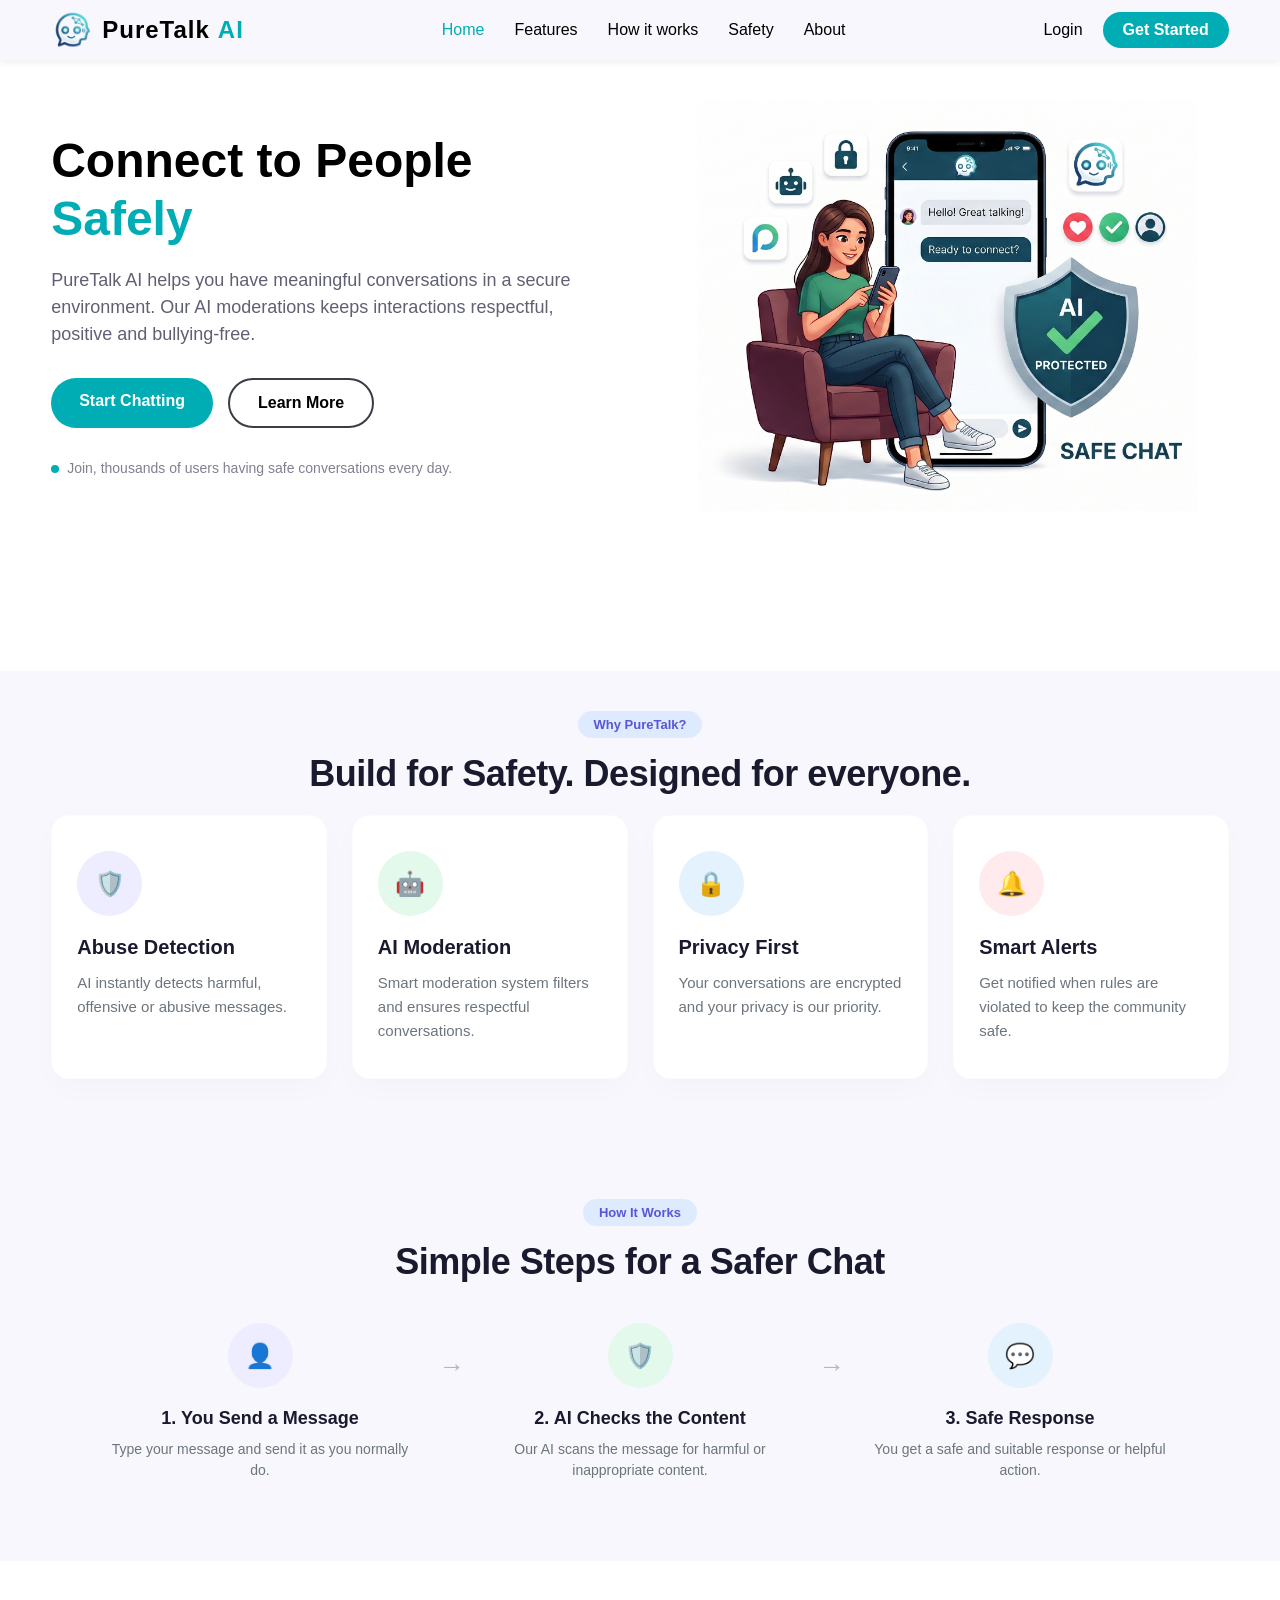
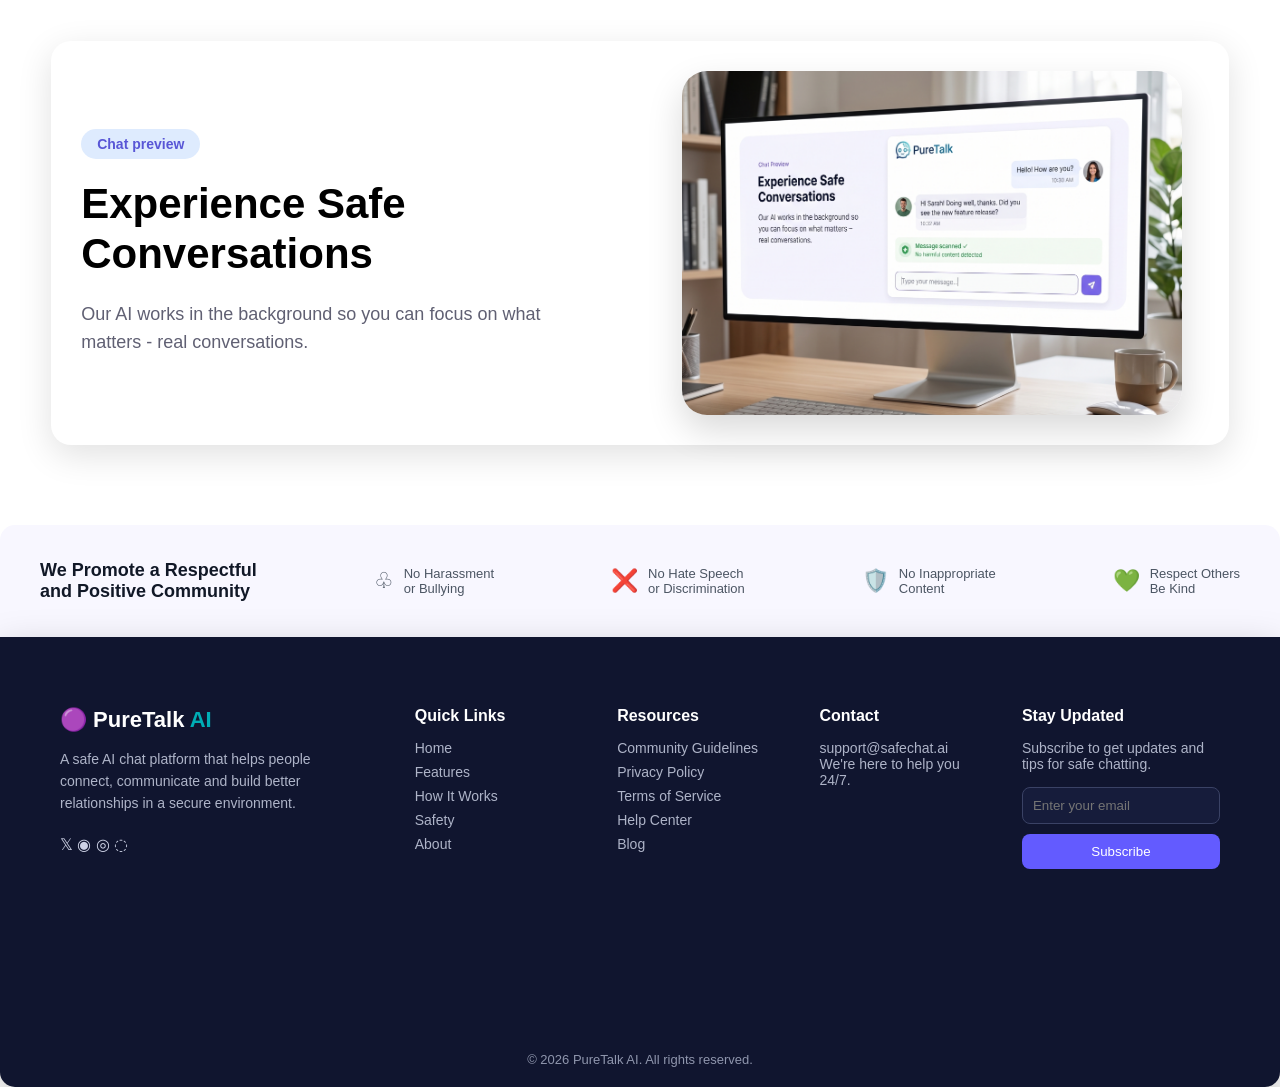
<file: index.html>
<!doctype html>
<html lang="en">
  <head>
    <meta charset="UTF-8" />
    <meta name="viewport" content="width=device-width, initial-scale=1.0" />
    <title>PureTalk AI</title>
    <link rel="stylesheet" href="style.css" />
    <script src="script.js" defer></script>
  </head>
  <body>
    <nav class="navbar">
      <div class="nav-logo">
        <a href="#">
          <img src="logo.png" alt="PureTalk Logo" class="Logo-img" />PureTalk
          <span>AI</span>
        </a>
      </div>

      <ul class="nav-links">
        <li><a href="#home">Home</a></li>
        <li><a href="#features">Features</a></li>
        <li><a href="#work">How it works</a></li>
        <li><a href="#safety">Safety</a></li>
        <li><a href="#about">About</a></li>
      </ul>

      <div class="nav-cta">
        <a href="login.html" class="login">Login</a>
        <a href="#" class="btn-cta">Get Started</a>
      </div>
    </nav>

    <!-- Hero section -->


    <section class="Hero" id="home">
      <div class="Hero-container">
        <div class="Hero-content">
          <h1>Connect to People <span class="Hero-highlight">Safely</span></h1>
          <p class="hero-desc">
            PureTalk AI helps you have meaningful conversations in a secure
            environment. Our AI moderations keeps interactions respectful,
            positive and bullying-free.
          </p>

          <div class="Hero-bttn">
            <a href="#" class="Start-Chatting">Start Chatting</a>
            <a href="#" class="Learn-more">Learn More</a>
          </div>

          <div class="users">
            <p>Join, thousands of users having safe conversations every day.</p>
          </div>
        </div>

        <div class="Hero-image">
          <img src="Hero image 1.png" alt="PureTalk AI Hero Image" />
        </div>
      </div>
    </section>

    <!-- Ye hai features kai liye -->
    <section class="features" id="features">
      <div class="features-header">
        <span class="badge">Why PureTalk?</span>
        <h2>Build for Safety. Designed for everyone.</h2>
      </div>

      <div class="features-grid">
        <div class="feature-card">
          <div class="icon-wrapper purple-bg">
            <span class="icon">🛡️</span>
          </div>
          <h3>Abuse Detection</h3>
          <p>AI instantly detects harmful, offensive or abusive messages.</p>
        </div>

        <div class="feature-card">
          <div class="icon-wrapper green-bg">
            <span class="icon">🤖</span>
          </div>
          <h3>AI Moderation</h3>
          <p>
            Smart moderation system filters and ensures respectful
            conversations.
          </p>
        </div>

        <div class="feature-card">
          <div class="icon-wrapper blue-bg">
            <span class="icon">🔒</span>
          </div>
          <h3>Privacy First</h3>
          <p>
            Your conversations are encrypted and your privacy is our priority.
          </p>
        </div>

        <div class="feature-card">
          <div class="icon-wrapper red-bg">
            <span class="icon">🔔</span>
          </div>
          <h3>Smart Alerts</h3>
          <p>
            Get notified when rules are violated to keep the community safe.
          </p>
        </div>
      </div>
    </section>

    <!-- WORKS SECTION -->
    <section class="work-section" id="work">
      <div class="work-header">
        <span class="badge">How It Works</span>
        <h2>Simple Steps for a Safer Chat</h2>
      </div>

      <div class="work-grid">
        <div class="work-card">
          <div class="icon-wrapper purple-bg">
            <span class="icon">👤</span>
          </div>
          <h3>1. You Send a Message</h3>
          <p>Type your message and send it as you normally do.</p>
        </div>

        <div class="work-card">
          <div class="icon-wrapper green-bg">
            <span class="icon">🛡️</span>
          </div>
          <h3>2. AI Checks the Content</h3>
          <p>Our AI scans the message for harmful or inappropriate content.</p>
        </div>

        <div class="work-card">
          <div class="icon-wrapper blue-bg">
            <span class="icon">💬</span>
          </div>
          <h3>3. Safe Response</h3>
          <p>You get a safe and suitable response or helpful action.</p>
        </div>
      </div>
    </section>

    <!-- FOR UI DEMO -->
<section class="UI-demo" id="safety">

    <div class="UI-container">

        <!-- LEFT PART -->
        <div class="UI-left">

            <span class="UI-highlight">
                Chat preview
            </span>

            <h2 class="UI-title">
                Experience Safe Conversations
            </h2>

            <p class="UI-description">
                Our AI works in the background so you can focus on what matters - real conversations.
            </p>

        </div>


        <!-- RIGHT PART -->
        <div class="UI-right">

            <img src="UI.png" alt="Chat UI Preview">

        </div>


    </div>

</section>
<!-- About + Footer area -->

<section class="about-section" id="about" style="min-height:500px;">
  
    <!-- Safety Top Section -->

    <div class="safety-bar">

        <div class="safety-title">
            <h3>
                We Promote a Respectful<br>
                and Positive Community
            </h3>
        </div>


        <div class="safety-item">
            <span>♧</span>
            <p>
                No Harassment<br>
                or Bullying
            </p>
        </div>


        <div class="safety-item">
            <span>❌</span>
            <p>
                No Hate Speech<br>
                or Discrimination
            </p>
        </div>


        <div class="safety-item">
            <span>🛡️</span>
            <p>
                No Inappropriate<br>
                Content
            </p>
        </div>


        <div class="safety-item">
            <span>💚</span>
            <p>
                Respect Others<br>
                Be Kind
            </p>
        </div>

    </div>




    <!-- Main Footer -->

    <footer class="footer">


        <div class="footer-main">


            <div class="footer-brand">

                <h2>🟣 PureTalk <span>AI</span></h2>

                <p>
                    A safe AI chat platform that helps
                    people connect, communicate and build
                    better relationships in a secure environment.
                </p>


                <div class="socials">
                    𝕏  ◉  ◎  ◌
                </div>

            </div>





            <div class="footer-links">

                <h4>Quick Links</h4>

                <a href="#home">Home</a>
                <a href="#features">Features</a>
                <a href="#work">How It Works</a>
                <a href="#safety">Safety</a>
                <a href="#about">About</a>

            </div>





            <div class="footer-links">

                <h4>Resources</h4>

                <a>Community Guidelines</a>
                <a>Privacy Policy</a>
                <a>Terms of Service</a>
                <a>Help Center</a>
                <a>Blog</a>

            </div>





            <div class="footer-links">

                <h4>Contact</h4>

                <p>
                    support@safechat.ai
                </p>

                <p>
                    We're here to help you<br>
                    24/7.
                </p>

            </div>





            <div class="subscribe">

                <h4>Stay Updated</h4>


                <p>
                    Subscribe to get updates
                    and tips for safe chatting.
                </p>


                <input 
                type="email" 
                placeholder="Enter your email">


                <button>
                    Subscribe
                </button>

            </div>


        </div>





        <div class="copyright">

            © 2026 PureTalk AI. All rights reserved.

        </div>



    </footer>


</section>

  </body>
</html>
</file>
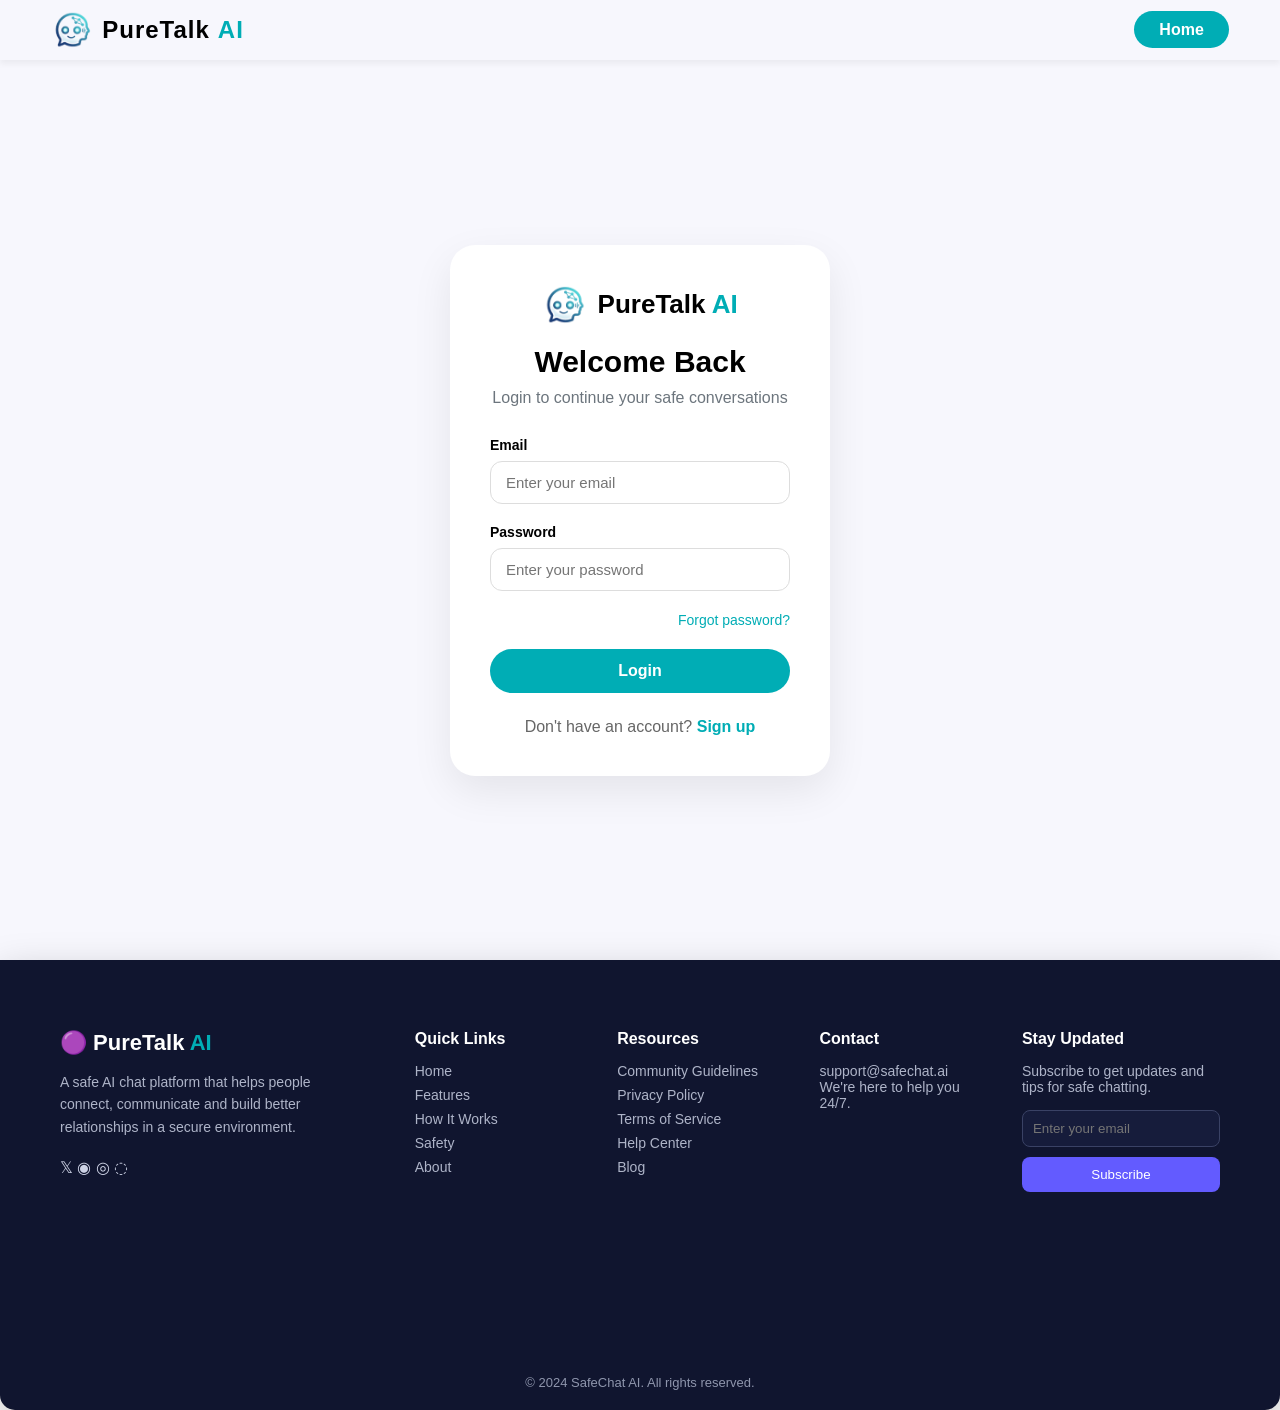
<file: login.html>
<!DOCTYPE html>
<html lang="en">
<head>
    <meta charset="UTF-8">
    <meta name="viewport" content="width=device-width, initial-scale=1.0">
    <title>PureTalk AI Login</title>
    <link rel="stylesheet" href="style.css">
</head>
<body>
     <nav class="navbar">
      <div class="nav-logo">
        <a href="#">
          <img src="logo.png" alt="PureTalk Logo" class="Logo-img" />PureTalk
          <span>AI</span>
        </a>
      </div>

      <ul class="nav-links-login">

    <li>
        <a href="index.html" class="home-btn">
            Home
        </a>
    </li>

</ul>

    </nav>


    <!-- login page -->
        
<div class="login-page">


    <div class="login-card">


      <div class="login-logo">

    <img src="logo.png" alt="PureTalk AI Logo">

    <span>
        PureTalk <b>AI</b>
    </span>

</div>


        <h2>
            Welcome Back
        </h2>


        <p>
            Login to continue your safe conversations
        </p>



        <form>


            <div class="input-box">

                <label>Email</label>

                <input 
                type="email"
                placeholder="Enter your email">

            </div>

                

            <div class="input-box">

                <label>Password</label>

                <input 
                type="password"
                placeholder="Enter your password">

            </div>



            <div class="forgot">

                <a href="#">
                    Forgot password?
                </a>

            </div>



            <button class="login-btn">

                Login

            </button>



        </form>



        <div class="signup">

            Don't have an account?

            <a href="signup.html">
                Sign up
            </a>

        </div>



    </div>



</div>

    <!-- FOTTER -->
     
    <div class="footer-main">


        <div class="footer-brand">

            <h2>🟣 PureTalk <span>AI</span></h2>

            <p>
                A safe AI chat platform that helps
                people connect, communicate and build
                better relationships in a secure environment.
            </p>


            <div class="socials">
                𝕏  ◉  ◎  ◌
            </div>

        </div>



        <div class="footer-links">

            <h4>Quick Links</h4>

            <a href="#home">Home</a>
            <a href="#features">Features</a>
            <a href="#work">How It Works</a>
            <a href="#safety">Safety</a>
            <a href="#about">About</a>

        </div>



        <div class="footer-links">

            <h4>Resources</h4>

            <a>Community Guidelines</a>
            <a>Privacy Policy</a>
            <a>Terms of Service</a>
            <a>Help Center</a>
            <a>Blog</a>

        </div>



        <div class="footer-links">

            <h4>Contact</h4>

            <p>support@safechat.ai</p>
            <p>We're here to help you<br>24/7.</p>

        </div>



        <div class="subscribe">

            <h4>Stay Updated</h4>

            <p>
                Subscribe to get updates
                and tips for safe chatting.
            </p>


            <input type="email" placeholder="Enter your email">

            <button>
                Subscribe
            </button>

        </div>


    </div>



    <div class="copyright">
        © 2024 SafeChat AI. All rights reserved.
    </div>
</body>
</html>
</file>
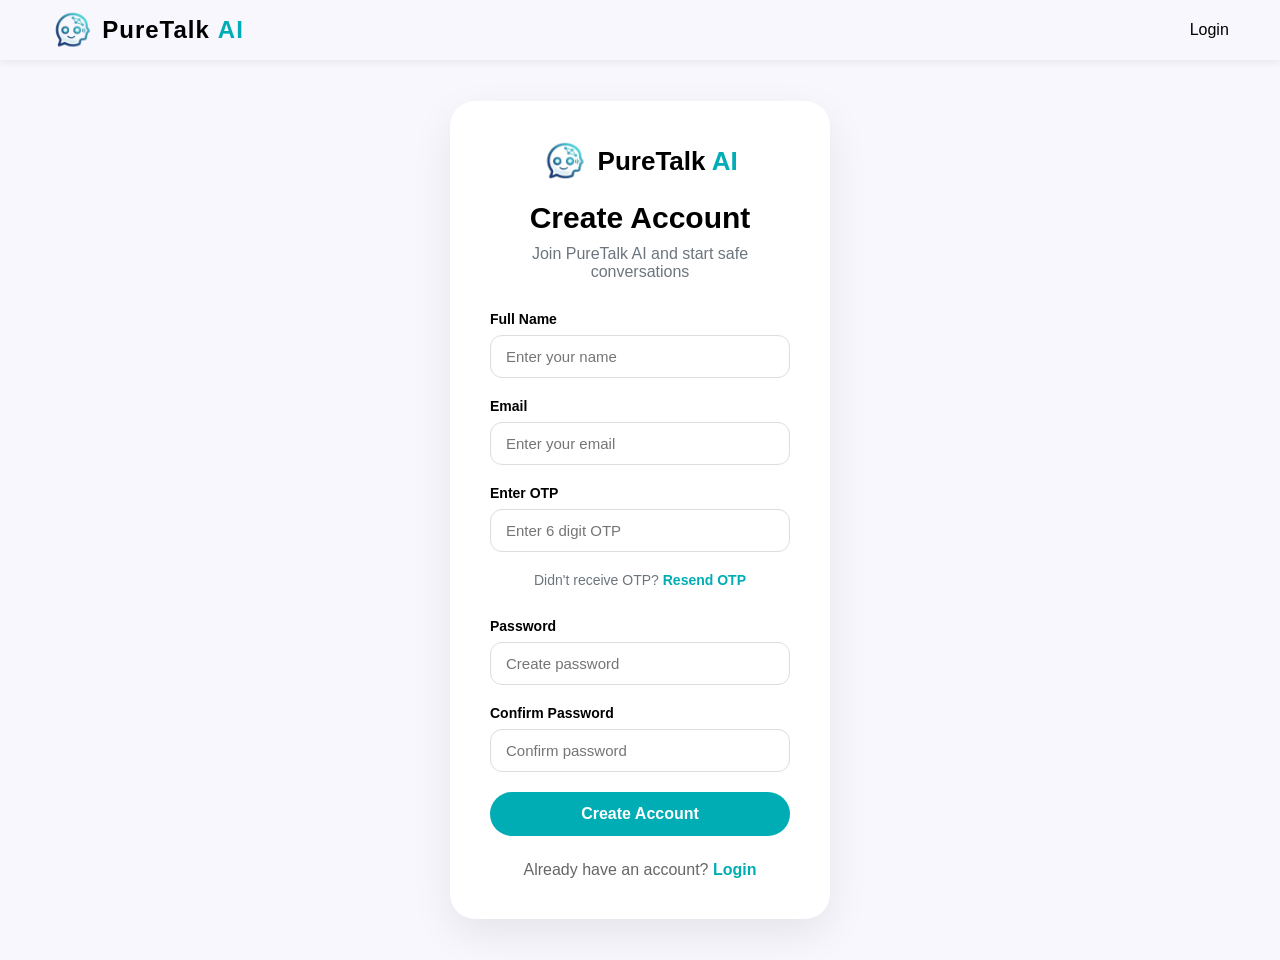
<file: signup.html>
<!doctype html>
<html lang="en">

<head>

<meta charset="UTF-8">
<meta name="viewport" content="width=device-width, initial-scale=1.0">

<title>PureTalk AI - Sign Up</title>

<link rel="stylesheet" href="style.css">

</head>


<body>


<!-- Navbar -->

<nav class="navbar">


<div class="nav-logo">

<a href="index.html">

<img src="logo.png" alt="PureTalk Logo" class="Logo-img">

PureTalk <span>AI</span>

</a>

</div>



<!-- <ul class="nav-links-login">

<li>

<a href="index.html" class="home-btn">
Home
</a>

</li>

</ul> -->



<div class="nav-cta">

<a href="login.html" class="login">
Login
</a>


</div>



</nav>







<!-- Signup -->


<div class="login-page">


<div class="login-card">



<div class="login-logo">


<img src="logo.png">


<span>
PureTalk <b>AI</b>
</span>


</div>




<h2>
Create Account
</h2>


<p>
Join PureTalk AI and start safe conversations
</p>





<form>



<div class="input-box">

<label>
Full Name
</label>


<input 
type="text"
placeholder="Enter your name">

</div>





<div class="input-box">

<label>
Email
</label>


<input 
type="email"
placeholder="Enter your email">

</div>
<div class="input-box">

<label>
Enter OTP
</label>


<input 
type="text"
maxlength="6"
placeholder="Enter 6 digit OTP">

</div>


<div class="otp-text">

<p>
Didn't receive OTP?
<a href="#">
Resend OTP
</a>
</p>

</div>




<div class="input-box">

<label>
Password
</label>


<input 
type="password"
placeholder="Create password">

</div>





<div class="input-box">

<label>
Confirm Password
</label>


<input 
type="password"
placeholder="Confirm password">

</div>





<button class="login-btn">

Create Account

</button>





</form>






<div class="signup">


Already have an account?


<a href="login.html">

Login

</a>


</div>




</div>



</div>





</body>

</html>
</file>
<file: style.css>
/* Reset basic styles */
* {
    margin: 0;
    padding: 0;
    box-sizing: border-box;
    font-family: 'Segoe UI', Tahoma, Geneva, Verdana, sans-serif;
}

html {
    scroll-behavior: smooth;
}
section {
    scroll-margin-top: 70px;
}
.about-section{
    scroll-margin-top:70px;
}
.nav-links a.active{
    color:#00adb5 !important;
}
/* Navbar Container */
.navbar {
    display: flex;
    justify-content: space-between;
    align-items: center;
    background-color: #f7f7fd; 
    height: 60px;
    padding: 0 4%;
    position: sticky;
    top: 0;
    z-index: 1000;
    box-shadow: 0 4px 6px rgba(0, 0, 0, 0.05);
}

/* Logo Styling */
.nav-logo a {
    display: flex;
    align-items: center;
    gap: 8px; 
    font-size: 24px;
    font-weight: 700;
    color: black;
    text-decoration: none;
    letter-spacing: 1px;
}

/* Image Size Constraint Fixed to perfectly fit 60px Nav */
.nav-logo img {
    height: 38px;
    width: auto;
    display: block;
}

.nav-logo a span {
    color: #00adb5; 
}

/* Navigation Links Wrapper */
.nav-links {
    list-style: none;
    display: flex;
    gap: 30px; 
}

.nav-links a {
    color: black;
    text-decoration: none;
    font-size: 16px;
    font-weight: 500;
    transition:  0.03s ;
}
.nav-links a.active{
    color: #00adb5;
}

.nav-links a:hover {
    color: #00adb5;
}

/* Right Side Wrapper (Login + CTA) */
.nav-cta {
    display: flex;
    align-items: center;
    gap: 20px;
}

/* Login Link */
.login {
    color: black;
    text-decoration: none;
    font-size: 16px;
    font-weight: 500;
    transition: color 0.3s ease;
}

.login:hover {
    color: #00adb5;
}

/* Call to Action Button */
.btn-cta {
    background-color: #00adb5;
    color: #ffffff;
    padding: 9px 20px;
    border-radius: 50px;
    text-decoration: none;
    font-weight: 600;
    transition: all 0.3s ease;
}

.btn-cta:hover {
    background-color: #008c95;
    transform: translateY(-2px);
}


/* ==========================================
   2. MOBILE RESPONSIVE MEDIA QUERY 
   ========================================== */

/* Media Query for Mobile Devices (768px ya usse choti screens) */
@media (max-width: 768px) {

    .navbar {

        height: auto;

        padding: 10px 4%;

        flex-direction: column;

        gap: 10px;

    }



    /* Logo */

    .nav-logo a {

        font-size: 20px;

    }


    .nav-logo img {

        height: 28px;

    }





    /* Links */

    .nav-links {

        width: 100%;

        justify-content: center;

        flex-wrap: wrap;

        gap: 10px;

        padding: 0;

    }



    .nav-links a {

        font-size: 13px;

        padding: 3px 5px;

    }





    /* Buttons */

    .nav-cta {

        width: auto;

        gap: 12px;

        padding: 0;

    }



    .login {

        font-size: 13px;

    }



    .btn-cta {

        padding: 7px 14px;

        font-size: 13px;

    }

}

/* --- Hero Section Starts --- */
.Hero {
   
    /* min-height: calc(100vh - 60px);      */
    align-items: center;
    padding: 40px 4% 80px ;
    overflow: hidden;
    margin-bottom: 80px;
}

.Hero-container {
    display: flex;
    justify-content: space-between;
    align-items: center;
    gap: 50px;
    width: 100%;
    max-width: 1200px;
    margin: 0 auto;
}

.Hero-content {
    flex: 1;
    max-width: 600px;
}

.Hero-content h1 {
    font-size: 48px;
    font-weight: 800;
    color: black;
    line-height: 1.2;
    margin-bottom: 20px;
}

.Hero-content .Hero-highlight {
    color: #00adb5;
}

.Hero-content .hero-desc {
    font-size: 18px;
    line-height: 1.5;
    color: #606073;
    margin-bottom: 30px;
}

/* Buttons Container */
.Hero-bttn {
    display: flex;
    gap: 15px;
    margin-bottom: 30px; /* Gives perfect spacing above the users text */
}

.Start-Chatting {
    background-color: #00adb5;
    color: #ffffff;
    padding: 14px 28px;
    border-radius: 50px;
    text-decoration: none;
    font-weight: 600;
    transition: all 0.3s ease;
}

.Start-Chatting:hover {
    background-color: #008c95;
    transform: translateY(-2px);
}

.Learn-more {
    background-color: transparent;
    color: black;
    padding: 14px 28px;
    border-radius: 50px;
    text-decoration: none;
    font-weight: 600;
    border: 2px solid #393e46;
    transition: all 0.3s ease;
}

.Learn-more:hover {
    border-color: #00adb5;
    color: #00adb5;
    transform: translateY(-2px);
}

/* --- Fixed Users Paragraph & Bullet Styling --- */
.users p {
    font-size: 14px;
    color: #808091; 
    font-weight: 500;
    line-height: 1.5;
    display: flex;
    align-items: center;
    gap: 8px; /* Space between bullet and text */
}

/* Creating the custom bullet point via CSS */
.users p::before {
    content: "";
    display: inline-block;
    width: 8px;
    height: 8px;
    background-color: #00adb5; /* Matches your teal theme */
    border-radius: 50%; /* Makes it a clean round dot */
    flex-shrink: 0;
}

/* Image Wrapper and Fixed Animation */
.Hero-image {
    flex: 1;
    display: flex;
    justify-content: center;
}

.Hero-image img {
    width: 100%;
    max-width: 500px;
    height: auto;
    object-fit: contain;
    animation: float 5s ease-in-out infinite;
}
/* HERO MOBILE RESPONSIVE */

@media (max-width:768px){

    .Hero {
        padding: 30px 5% 50px;
    }

    .Hero-container {
        flex-direction: column;
        text-align: center;
        gap: 40px;
    }


    .Hero-content h1 {
        font-size: 34px;
    }


    .Hero-content .hero-desc {
        font-size: 16px;
    }


    .Hero-bttn {
        justify-content: center;
        flex-wrap: wrap;
    }


    .Hero-image {
        width: 100%;
    }


    .Hero-image img {

        width: 100%;
        max-width: 380px;   /* yaha size control hoga */
        height: auto;

    }

}
/* FIXED: Smooth vertical floating animation */
@keyframes float {
    0% { transform: translateY(0px); }
    50% { transform: translateY(-12px); }
    100% { transform: translateY(0px); }
}

/* FEATURE SECTION KE LIYE */
.features{
    background-color: #f7f7fd; /* Aapke light theme background se bilkul match karta hua */
     padding: 40px 4% 80px 4%;
    display: flex;
    flex-direction: column;
    align-items: center;
}

.features-header{
    text-align: center;
    margin-bottom: 20px;
}
.features-header .badge{
    background-color: #deebfe;
    color: #5856d6;
    font-size: 13px;
    font-weight: 600;
    padding: 6px 16px;
    border-radius: 20px;
    display: inline-block;
    margin-bottom: 15px;
}

.features-header h2 {
    font-size: 36px;
    font-weight: 800;
    color: #1a1a2e;
    letter-spacing: -0.5px;
}

/* --- Grid Configuration --- */
.features-grid {
    display: flex;
    justify-content: center;
    align-items: stretch;
    gap: 25px; /* Cards ke aapas ki dori */
    width: 100%;
    max-width: 1200px;
    flex-wrap: wrap; /* responsive banane ke liye choti screens par auto break ho jayega */
}

/* --- Individual Card Design --- */
.feature-card {
    background: #ffffff;
    flex: 1;
    min-width: 250px; /* Mobile horizontal scrolling / wrap control */
    max-width: 280px;
    padding: 35px 25px;
    border-radius: 18px; /* Clean matching smooth rounded edges */
    box-shadow: 0 10px 30px rgba(0, 0, 0, 0.02); /* Ekdum minimal sublte drop shadow */
    border: 1px solid rgba(0, 0, 0, 0.01); /* Bohot halka bounding edge */
    display: flex;
    flex-direction: column;
    align-items: flex-start; /* Subte left side orientation */
    transition: transform 0.3s ease, box-shadow 0.3s ease;
}

/* Gentle interactive hover effect */
.feature-card:hover {
    transform: translateY(-5px);
    box-shadow: 0 15px 35px rgba(0, 0, 0, 0.05);
}

/* --- Rounded Icons Context Elements --- */
.icon-wrapper {
    width: 55px;
    height: 55px;
    border-radius: 50%;
    display: flex;
    justify-content: center;
    align-items: center;
    margin-bottom: 25px;
}

.icon-wrapper .icon {
    font-size: 24px;
}

/* Background Variations as per your layout blueprint */
.purple-bg { background-color: #ededff; }
.green-bg  { background-color: #e3f9eb; }
.blue-bg   { background-color: #e3f2fd; }
.red-bg    { background-color: #ffebee; }

/* --- Card Text Typography --- */
.feature-card h3 {
    font-size: 20px;
    font-weight: 700;
    color: #1a1a2e;
    margin-bottom: 12px;
}

.feature-card p {
    font-size: 15px;
    color: #6c757d;
    line-height: 1.6;
    font-weight: 400;
}

/* For how to work */




/* --- FIXED: Section Wrapper ka naam badal diya taaki conflict na ho --- */
.work-section {
    background-color: #f7f7fd; 
    padding: 40px 4% 80px 4%;
    display: flex;
    flex-direction: column;
    align-items: center; /* Pure content ko horizontal center karega */
    justify-content: center;
    width: 100%;
}

.work-header {
    text-align: center;
    margin-bottom: 40px;
}

.work-header .badge {
    background-color: #deebfe;
    color: #5856d6;
    font-size: 13px;
    font-weight: 600;
    padding: 6px 16px;
    border-radius: 20px;
    display: inline-block;
    margin-bottom: 15px;
}

.work-header h2 {
    font-size: 36px;
    font-weight: 800;
    color: #1a1a2e;
    letter-spacing: -0.5px;
}

/* --- Grid Container (Cards ko row mein align aur center karega) --- */
/* --- Grid Container Configuration --- */
.work-grid {
    display: flex;
    justify-content: center;
    align-items: flex-start; /* Isse icons aur headings ek line mein rahengi */
    gap: 80px; /* Arrows ko fit karne ke liye gap thoda badha diya hai */
    width: 100%;
    max-width: 1200px;
    flex-wrap: wrap;
}

/* --- Individual Card Design --- */
.work-card {
    background: transparent; /* Jaisa image mein hai, bina white box ke background white ya transparent */
    flex: 1;
    min-width: 240px;
    max-width: 300px;
    display: flex;
    flex-direction: column;
    align-items: center; /* Image mein saara content centered aligned hai */
    text-align: center; 
    position: relative; /* REQUIRED: Taaki arrows iske respect mein position ho sakein */
}

/* --- Adding the Connecting Arrows via CSS --- */
.work-card:not(:last-child)::after {
    content: "→"; /* Aap direct text arrow ya fir koi modern icon code use kar sakte hain */
    position: absolute;
    top: 28px; /* Icon-wrapper ke vertical center line ke hisab se setup kiya hai */
    right: -55px; /* Dono cards ke exact beech mein arrow set karne ke liye */
    font-size: 26px;
    color: #b3b3cb; /* Light gray-purple tone jaisa screenshot mein hai */
    font-weight: 300;
    pointer-events: none;
}

/* --- Text Typography Changes for Center Design --- */
.work-card h3 {
    font-size: 18px;
    font-weight: 700;
    color: #1a1a2e;
    margin-bottom: 10px;
}

.work-card p {
    font-size: 14px;
    color: #6c757d;
    line-height: 1.5;
}

.icon-wrapper {
    width: 65px; /* Screenshot ke mutabik thoda bada circular look */
    height: 65px;
    border-radius: 50%;
    display: flex;
    justify-content: center;
    align-items: center;
    margin-bottom: 20px;
}

/* --- Optional Responsive Fix for Mobile Screens --- */
@media (max-width: 768px) {
    .work-grid {
        gap: 40px;
    }
    /* Mobile screen par row vertical ho jati hai, isliye horizontal arrow ko chhupa denge */
    .work-card:not(:last-child)::after {
        content: "↓"; /* Horizontal arrow ko vertical arrow mein badal diya */
        top: auto;
        bottom: -30px;
        right: calc(50% - 10px);
    }
}


/* FOR THE UI DEMO */

/* UI DEMO SECTION */
.UI-demo {

    border-radius: 30px;

    margin-left: 4%;
    margin-right: 4%;

}



/* MAIN CONTAINER */

.UI-container {

    display: flex;

    justify-content: space-between;

    align-items: center;

    gap: 50px;

    width: 100%;

    max-width: 1200px;

    margin: 80px auto;

    padding: 30px;

    background: white;

    border-radius: 20px;

    box-shadow: 0 10px 35px rgba(0,0,0,0.12);

    transition: 0.3s ease;

}



.UI-container:hover {

    transform: translateY(-8px);

    box-shadow: 0 20px 40px rgba(0,0,0,0.15);

}





/* =========================
        LEFT SIDE
========================= */


.UI-left {

    flex: 1;

    max-width: 600px;

}



.UI-highlight {


    background-color: rgb(222,235,254);

    color:#5856d6;


    font-size:14px;

    font-weight:600;


    padding:7px 16px;

    border-radius:20px;


    display:inline-block;


    margin-bottom:20px;

}



.UI-title {


    font-size:42px;

    font-weight:800;


    line-height:1.2;


    color:black;


    margin-bottom:20px;


}



.UI-description {


    font-size:18px;


    line-height:1.6;


    color:#606073;


    max-width:500px;


}





/* =========================
        RIGHT SIDE
========================= */


.UI-right {


    flex:1;


    display:flex;


    justify-content:center;


}

.UI-right img {

    width:100%;
    max-width:500px;
    height:auto;
    object-fit:contain;
    border-radius:25px;
    box-shadow:0 15px 35px rgba(0,0,0,0.15);


    opacity:0;
    transform:translateX(-100px);
    transition:0.8s ease;

}


.UI-right.show img {

    opacity:1;
    transform:translateX(0);

}



/* =========================
        TABLET
========================= */


@media(max-width:900px){



    .UI-container {


        flex-direction:column;


        text-align:center;


        gap:35px;


        margin:50px auto;


    }



    .UI-left {


        max-width:100%;


    }




    .UI-description {


        max-width:100%;


    }



    .UI-right {


        width:100%;


    }



    .UI-right img {


        max-width:450px;


    }



}





/* =========================
        MOBILE
========================= */


@media(max-width:600px){



    .UI-demo {


        margin-left:3%;


        margin-right:3%;


    }




    .UI-container {


        margin:30px auto;


        padding:20px;


        border-radius:15px;


        gap:25px;


    }





    .UI-title {


        font-size:28px;


    }





    .UI-description {


        font-size:16px;


    }





    .UI-right img {


        width:100%;


        border-radius:18px;


    }





    .UI-container:hover {


        transform:none;


    }



}
/* FLOAT ANIMATION */

.footer {

    width:100%;

   

    background:white;

}



/* TOP BAR */

.safety-bar {

    background:#f8f7ff;

    border-radius:15px 15px 0 0;

    padding: 35px 40px;

    display:flex;

    justify-content:space-between;

    align-items:center;

    gap:30px;

}



.safety-title h3 {

    font-size:18px;

    color:#111827;

}



.safety-item {

    display:flex;

    align-items:center;

    gap:10px;

    font-size:13px;

    color:#4b5563;

}


.safety-item span {

    font-size:22px;

}



/* MAIN FOOTER */


.footer-main {


    background:#10152f;

    color:white;

    border-radius:0 0 15px 15px;

    padding:70px 60px;

    display:grid;

    grid-template-columns:2fr 1fr 1fr 1fr 1.3fr;

    gap:50px;

    min-height:450px;;

    box-shadow:0 15px 40px rgba(0,0,0,.25);

}



.footer-brand h2 {

    font-size:22px;

}


.footer-brand h2 span {

    color:#00adb5;

}



.footer-brand p {

    margin-top:15px;

    color:#aeb4c8;

    font-size:14px;

    line-height:1.6;

}



.socials {

    margin-top:20px;

    color:#cdd2e5;

}



/* LINKS */


.footer-links h4,
.subscribe h4 {

    margin-bottom:15px;

}



.footer-links a {

    display:block;

    color:#aeb4c8;

    font-size:14px;

    margin-bottom:8px;

    cursor:pointer;
    text-decoration: none;
}



.footer-links p {

    color:#aeb4c8;

    font-size:14px;
    
}



/* SUBSCRIBE */


.subscribe p {

    color:#aeb4c8;

    font-size:14px;

    margin-bottom:15px;

}



.subscribe input {

    width:100%;

    padding:10px;

    border-radius:8px;

    border:1px solid #3a4265;

    background:#161c3b;

    color:white;

}



.subscribe button {

    width:100%;

    margin-top:10px;

    padding:10px;

    border:none;

    border-radius:8px;

    background:#635bff;

    color:white;

    cursor:pointer;

}



/* COPYRIGHT */


.copyright {

    text-align:center;

    color:#8f96ad;

    font-size:13px;

    margin-top:-35px;

    position:relative;

    padding-bottom:15px;

}




/* RESPONSIVE */


@media(max-width:900px){

.footer-main{

    grid-template-columns:1fr 1fr;

}


.safety-bar{

    flex-wrap:wrap;

}

}



@media(max-width:600px){


.footer-main{

    grid-template-columns:1fr;

}


.safety-bar{

    flex-direction:column;

    align-items:flex-start;

}

}



@keyframes appear {

    from {
        opacity: 0;
        transform: translateY(100px);
    }

    to {
        opacity: 1;
        transform: translateY(0);
    }

}


.animate-scroll {

    animation: appear linear;

    animation-timeline: view();

    animation-range: entry 0% cover 40%;

}



/* FOR LOGIN PAGE */

/* LOGIN PAGE */


.login-page {

    min-height:100vh;

    display:flex;

    justify-content:center;

    align-items:center;

    background:#f7f7fd;

}




.login-card {


    width:380px;

    background:white;

    padding:40px;

    border-radius:25px;


    box-shadow:0 15px 40px rgba(0,0,0,0.08);


}




.login-logo {


    text-align:center;

    font-size:26px;

    font-weight:700;

    margin-bottom:20px;


}


.login-logo {

    display:flex;

    justify-content:center;

    align-items:center;

    gap:10px;

    font-size:26px;

    font-weight:700;

    margin-bottom:20px;

}


.login-logo img {

    height:40px;

    width:auto;

}


.login-logo b {

    color:#00adb5;

}



.login-card h2{


    text-align:center;

    font-size:30px;

    margin-bottom:10px;


}




.login-card p{


    text-align:center;

    color:#6c757d;

    margin-bottom:30px;


}





.input-box{


    margin-bottom:20px;


}



.input-box label{


    display:block;

    font-size:14px;

    margin-bottom:8px;

    font-weight:600;


}


.input-box input {

    width:100%;

    padding:12px 15px;

    border:1px solid #ddd;

    border-radius:12px;

    outline:none;

    font-size:15px;

    background:#ffffff;   /* input box ka background */

    color:#111827;        /* text ka color */

}



.input-box input:focus{


    border-color:#00adb5;


}








.forgot{


    text-align:right;

    margin-bottom:20px;


}


.forgot a{


    color:#00adb5;

    text-decoration:none;

    font-size:14px;


}





.login-btn{


    width:100%;


    padding:13px;


    border:none;

    border-radius:50px;


    background:#00adb5;


    color:white;

    font-size:16px;

    font-weight:600;


    cursor:pointer;


}




.login-btn:hover{


    background:#008c95;


}




.signup{


    text-align:center;

    margin-top:25px;

    color:#666;


}


.signup a{


    color:#00adb5;

    text-decoration:none;

    font-weight:600;


}






@media(max-width:500px){


.login-card{


    width:90%;

    padding:30px;


}


}


.nav-links-login {

    list-style: none;

}


.home-btn {

    background:#00adb5;

    color:white !important;

    padding:10px 25px;

    border-radius:50px;

    text-decoration:none;

    font-weight:600;

    transition:0.3s ease;
  

}


.home-btn:hover {

    background:#008c95;

    transform:translateY(-2px);

}


/* ---------------SIGN UP PAGE ----------------- */

.otp-text {

    text-align:center;

    margin-top:15px;

    font-size:14px;

    color:#6c757d;

}


.otp-text a {

    color:#00adb5;

    text-decoration:none;

    font-weight:600;

}


.otp-text a:hover {

    text-decoration:underline;

}
</file>
